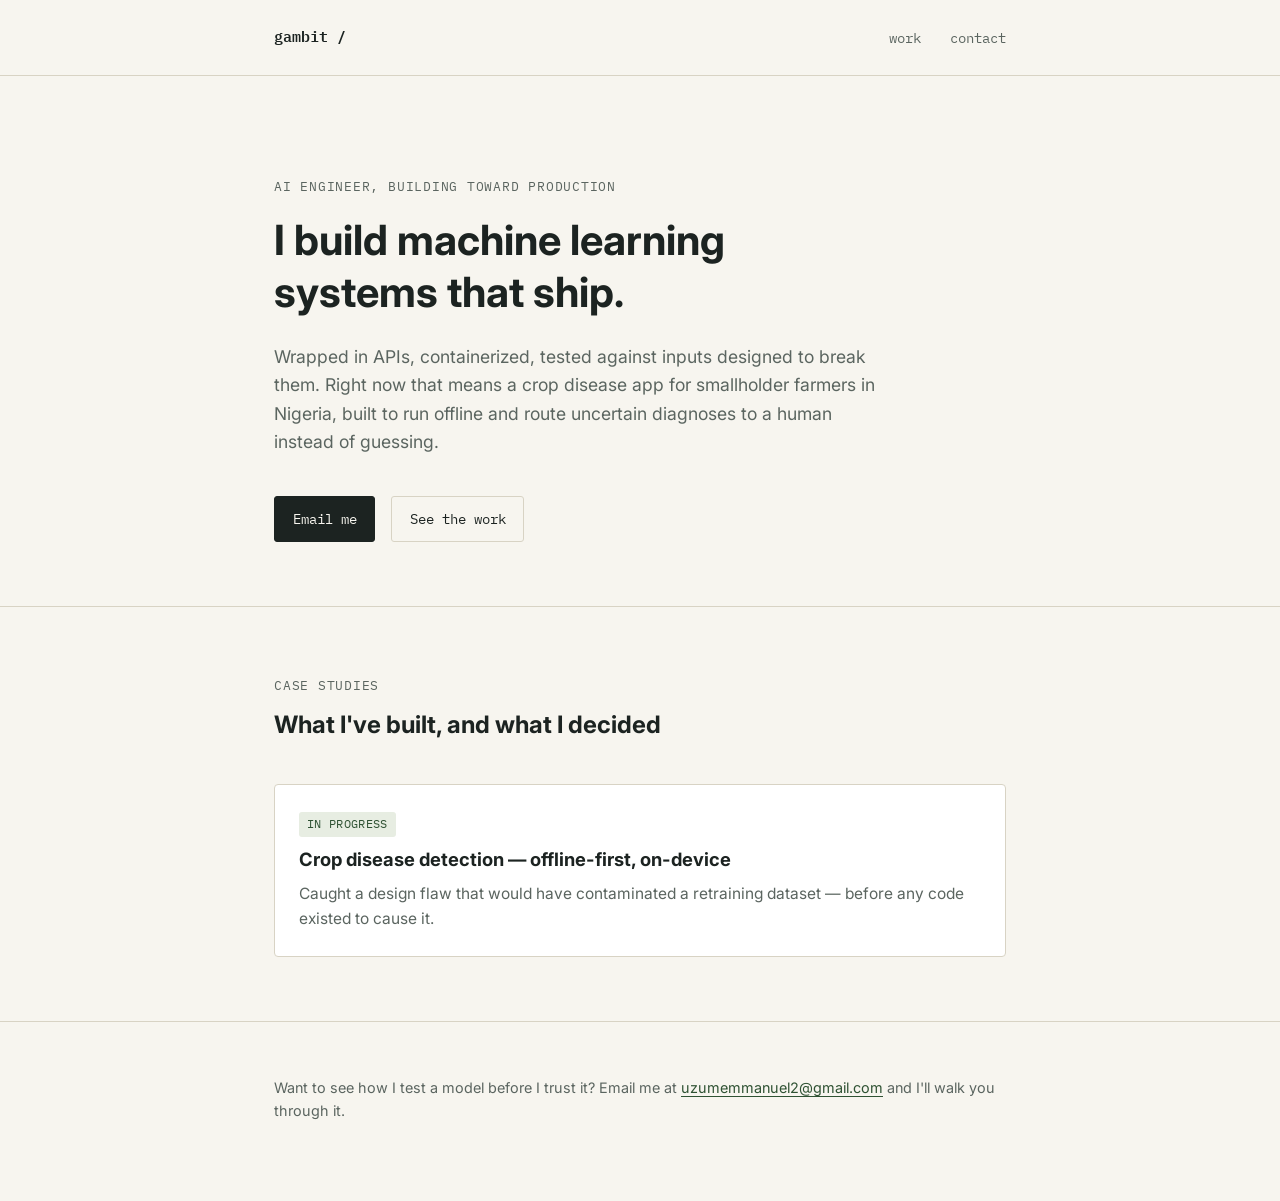
<file: index.html>
<!DOCTYPE html>
<html lang="en">
<head>
  <meta charset="UTF-8" />
  <meta name="viewport" content="width=device-width, initial-scale=1.0" />
  <title>Gambit — AI Engineer, building toward production</title>
  <meta name="description" content="I build machine learning systems that ship — wrapped in APIs, containerized, tested against inputs designed to break them." />
  <link rel="preconnect" href="https://fonts.googleapis.com">
  <link rel="preconnect" href="https://fonts.gstatic.com" crossorigin>
  <link href="https://fonts.googleapis.com/css2?family=IBM+Plex+Mono:wght@500;600&family=Inter:wght@400;500;600;700&display=swap" rel="stylesheet">
  <link rel="stylesheet" href="assets/styles.css" />
</head>
<body>

  <header class="site-header">
    <div class="wrap">
      <a class="brand" href="index.html">gambit /</a>
      <nav>
        <a href="#work">work</a>
        <a href="mailto:uzumemmanuel2@gmail.com">contact</a>
      </nav>
    </div>
  </header>

  <main>
    <section class="hero">
      <div class="wrap">
        <span class="eyebrow">AI Engineer, building toward production</span>
        <h1>I build machine learning systems that ship.</h1>
        <p class="lede">
          Wrapped in APIs, containerized, tested against inputs designed to break them.
          Right now that means a crop disease app for smallholder farmers in Nigeria,
          built to run offline and route uncertain diagnoses to a human instead of guessing.
        </p>
        <div class="cta-row">
          <a class="btn btn-primary" href="mailto:uzumemmanuel2@gmail.com">Email me</a>
          <a class="btn btn-secondary" href="#work">See the work</a>
        </div>
      </div>
    </section>

    <section id="work">
      <div class="wrap">
        <div class="section-head">
          <span class="eyebrow">Case studies</span>
          <h2>What I've built, and what I decided</h2>
        </div>

        <a class="case-card" href="case-studies/crop-disease-detection.html">
          <span class="status-tag">In progress</span>
          <h3>Crop disease detection — offline-first, on-device</h3>
          <p>Caught a design flaw that would have contaminated a retraining dataset — before any code existed to cause it.</p>
        </a>
      </div>
    </section>
  </main>

  <footer class="site-footer">
    <div class="wrap">
      <p>Want to see how I test a model before I trust it? Email me at
        <a href="mailto:uzumemmanuel2@gmail.com">uzumemmanuel2@gmail.com</a> and I'll walk you through it.</p>
    </div>
  </footer>

</body>
</html>
</file>
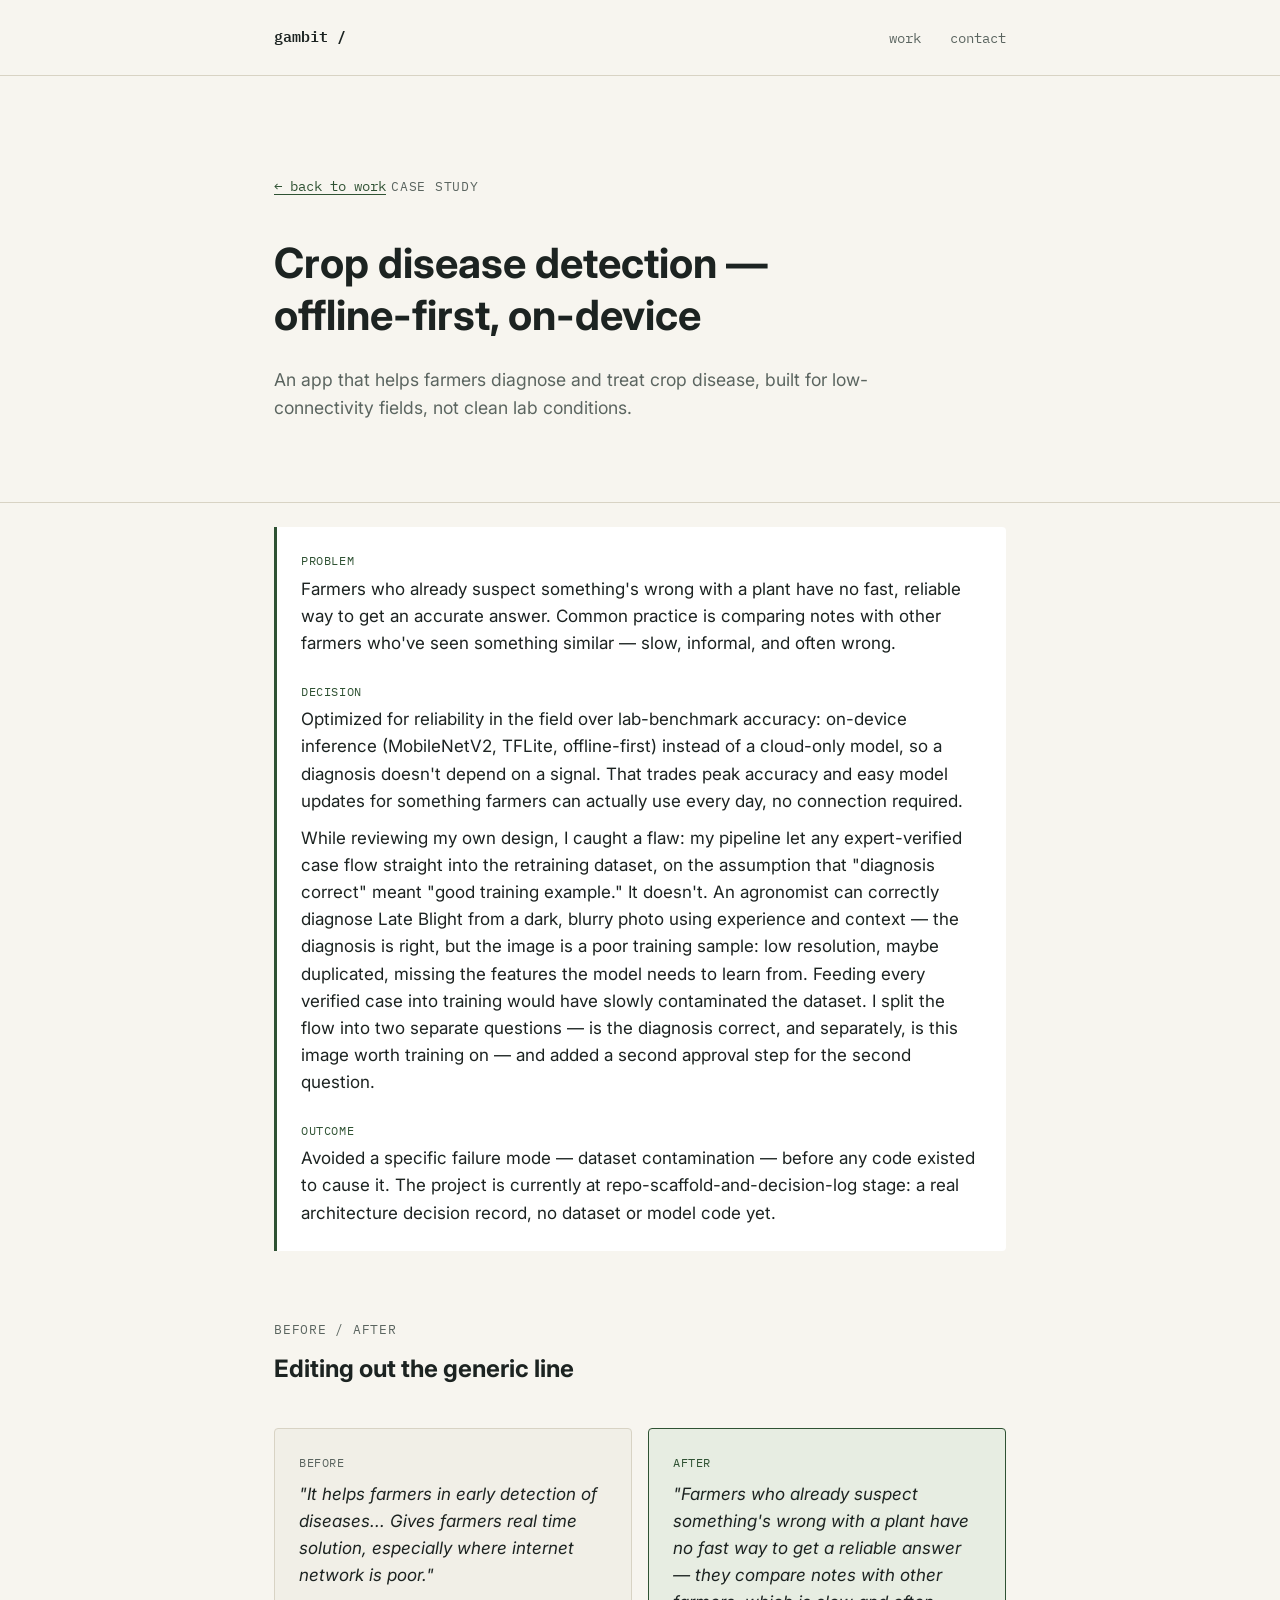
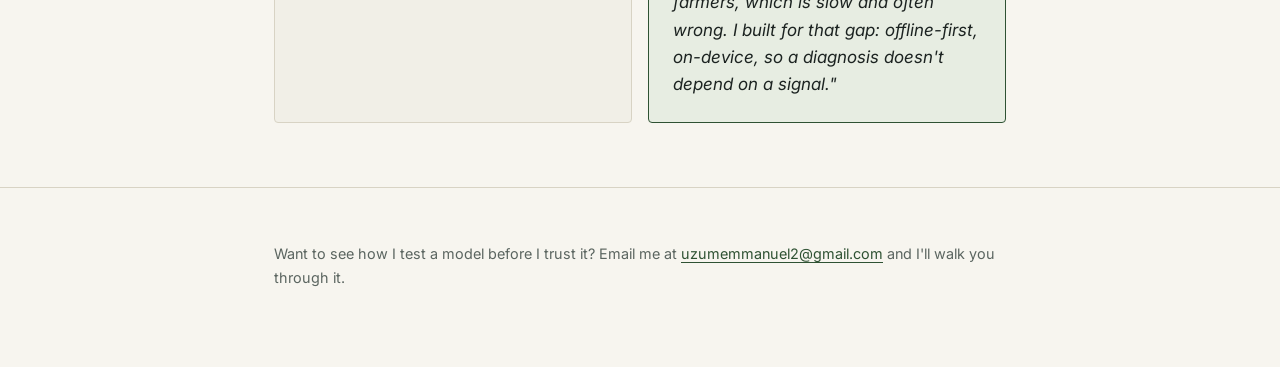
<file: crop-disease-detection.html>
<!DOCTYPE html>
<html lang="en">
<head>
  <meta charset="UTF-8" />
  <meta name="viewport" content="width=device-width, initial-scale=1.0" />
  <title>Crop Disease Detection — Gambit</title>
  <meta name="description" content="Offline-first crop disease detection for smallholder farmers. How a design review caught a dataset-contamination flaw before any code existed to cause it." />
  <link rel="preconnect" href="https://fonts.googleapis.com">
  <link rel="preconnect" href="https://fonts.gstatic.com" crossorigin>
  <link href="https://fonts.googleapis.com/css2?family=IBM+Plex+Mono:wght@500;600&family=Inter:wght@400;500;600;700&display=swap" rel="stylesheet">
  <link rel="stylesheet" href="../assets/styles.css" />
</head>
<body>

  <header class="site-header">
    <div class="wrap">
      <a class="brand" href="../index.html">gambit /</a>
      <nav>
        <a href="../index.html#work">work</a>
        <a href="mailto:uzumemmanuel2@gmail.com">contact</a>
      </nav>
    </div>
  </header>

  <main>
    <section class="hero" style="padding-bottom: var(--space-4);">
      <div class="wrap">
        <a class="back-link" href="../index.html#work">&larr; back to work</a>
        <span class="eyebrow">Case study</span>
        <h1>Crop disease detection — offline-first, on-device</h1>
        <p class="lede">
          An app that helps farmers diagnose and treat crop disease, built for
          low-connectivity fields, not clean lab conditions.
        </p>
      </div>
    </section>

    <section style="padding-top: 0;">
      <div class="wrap">

        <div class="decision-log">

          <div class="log-field">
            <span class="field-label">Problem</span>
            <p>
              Farmers who already suspect something's wrong with a plant have no fast,
              reliable way to get an accurate answer. Common practice is comparing notes
              with other farmers who've seen something similar — slow, informal, and
              often wrong.
            </p>
          </div>

          <div class="log-field">
            <span class="field-label">Decision</span>
            <p>
              Optimized for reliability in the field over lab-benchmark accuracy:
              on-device inference (MobileNetV2, TFLite, offline-first) instead of a
              cloud-only model, so a diagnosis doesn't depend on a signal. That trades
              peak accuracy and easy model updates for something farmers can actually
              use every day, no connection required.
            </p>
            <p>
              While reviewing my own design, I caught a flaw: my pipeline let any
              expert-verified case flow straight into the retraining dataset, on the
              assumption that "diagnosis correct" meant "good training example." It
              doesn't. An agronomist can correctly diagnose Late Blight from a dark,
              blurry photo using experience and context — the diagnosis is right, but
              the image is a poor training sample: low resolution, maybe duplicated,
              missing the features the model needs to learn from. Feeding every
              verified case into training would have slowly contaminated the dataset.
              I split the flow into two separate questions — is the diagnosis correct,
              and separately, is this image worth training on — and added a second
              approval step for the second question.
            </p>
          </div>

          <div class="log-field">
            <span class="field-label">Outcome</span>
            <p>
              Avoided a specific failure mode — dataset contamination — before any
              code existed to cause it. The project is currently at
              repo-scaffold-and-decision-log stage: a real architecture decision
              record, no dataset or model code yet.
            </p>
          </div>

        </div>

        <div class="section-head" style="margin-top: var(--space-5);">
          <span class="eyebrow">Before / after</span>
          <h2>Editing out the generic line</h2>
        </div>

        <div class="compare">
          <div class="compare-block before">
            <span class="field-label">Before</span>
            <p>"It helps farmers in early detection of diseases... Gives farmers real time solution, especially where internet network is poor."</p>
          </div>
          <div class="compare-block after">
            <span class="field-label">After</span>
            <p>"Farmers who already suspect something's wrong with a plant have no fast way to get a reliable answer — they compare notes with other farmers, which is slow and often wrong. I built for that gap: offline-first, on-device, so a diagnosis doesn't depend on a signal."</p>
          </div>
        </div>

      </div>
    </section>
  </main>

  <footer class="site-footer">
    <div class="wrap">
      <p>Want to see how I test a model before I trust it? Email me at
        <a href="mailto:uzumemmanuel2@gmail.com">uzumemmanuel2@gmail.com</a> and I'll walk you through it.</p>
    </div>
  </footer>

</body>
</html>
</file>
<file: assets/styles.css>
/* ============================================
   Tokens
   ============================================ */
:root {
  --bg: #f7f5ef;
  --surface: #ffffff;
  --ink: #1c2321;
  --ink-muted: #5b6560;
  --accent: #2f5233;
  --accent-soft: #e7ede2;
  --flag: #b45309;
  --flag-soft: #f5e6d3;
  --rule: #d8d3c4;

  --font-body: "Inter", -apple-system, BlinkMacSystemFont, "Segoe UI", sans-serif;
  --font-mono: "IBM Plex Mono", "SF Mono", Consolas, monospace;

  --space-1: 0.5rem;
  --space-2: 1rem;
  --space-3: 1.5rem;
  --space-4: 2.5rem;
  --space-5: 4rem;
  --space-6: 6rem;

  --max-width: 780px;
}

@media (prefers-reduced-motion: reduce) {
  * {
    animation-duration: 0.01ms !important;
    animation-iteration-count: 1 !important;
    transition-duration: 0.01ms !important;
    scroll-behavior: auto !important;
  }
}

* {
  box-sizing: border-box;
}

html {
  scroll-behavior: smooth;
}

body {
  margin: 0;
  background: var(--bg);
  color: var(--ink);
  font-family: var(--font-body);
  font-size: 17px;
  line-height: 1.6;
  -webkit-font-smoothing: antialiased;
}

a {
  color: var(--accent);
  text-decoration-thickness: 1px;
  text-underline-offset: 3px;
}

a:hover {
  color: var(--ink);
}

a:focus-visible,
button:focus-visible {
  outline: 2px solid var(--accent);
  outline-offset: 3px;
}

.wrap {
  max-width: var(--max-width);
  margin: 0 auto;
  padding: 0 var(--space-3);
}

/* ============================================
   Eyebrow / mono labels — the structural device
   ============================================ */
.eyebrow {
  font-family: var(--font-mono);
  font-size: 0.8rem;
  letter-spacing: 0.06em;
  text-transform: uppercase;
  color: var(--ink-muted);
}

/* ============================================
   Header / nav
   ============================================ */
.site-header {
  padding: var(--space-3) 0;
  border-bottom: 1px solid var(--rule);
}

.site-header .wrap {
  display: flex;
  justify-content: space-between;
  align-items: center;
}

.site-header .brand {
  font-family: var(--font-mono);
  font-weight: 600;
  font-size: 0.95rem;
  color: var(--ink);
  text-decoration: none;
}

.site-header nav a {
  font-family: var(--font-mono);
  font-size: 0.85rem;
  color: var(--ink-muted);
  text-decoration: none;
  margin-left: var(--space-3);
}

.site-header nav a:hover {
  color: var(--accent);
}

/* ============================================
   Hero
   ============================================ */
.hero {
  padding: var(--space-6) 0 var(--space-5);
}

.hero h1 {
  font-size: clamp(1.9rem, 4vw, 2.6rem);
  line-height: 1.25;
  font-weight: 700;
  margin: var(--space-2) 0 var(--space-3);
  max-width: 20ch;
}

.hero .lede {
  font-size: 1.1rem;
  color: var(--ink-muted);
  max-width: 56ch;
  margin: 0 0 var(--space-4);
}

.cta-row {
  display: flex;
  gap: var(--space-2);
  flex-wrap: wrap;
}

.btn {
  display: inline-block;
  font-family: var(--font-mono);
  font-size: 0.9rem;
  padding: 0.65rem 1.1rem;
  border-radius: 3px;
  text-decoration: none;
  border: 1px solid var(--ink);
}

.btn-primary {
  background: var(--ink);
  color: var(--bg);
}

.btn-primary:hover {
  background: var(--accent);
  border-color: var(--accent);
  color: #fff;
}

.btn-secondary {
  background: transparent;
  color: var(--ink);
  border-color: var(--rule);
}

.btn-secondary:hover {
  border-color: var(--ink);
  color: var(--ink);
}

/* ============================================
   Section shell
   ============================================ */
section {
  padding: var(--space-5) 0;
}

section + section {
  border-top: 1px solid var(--rule);
}

.section-head {
  margin-bottom: var(--space-4);
}

.section-head h2 {
  font-size: 1.5rem;
  margin: var(--space-1) 0 0;
}

/* ============================================
   Case list (index page)
   ============================================ */
.case-card {
  display: block;
  background: var(--surface);
  border: 1px solid var(--rule);
  border-radius: 4px;
  padding: var(--space-3);
  text-decoration: none;
  color: var(--ink);
  transition: border-color 0.15s ease, transform 0.15s ease;
}

.case-card:hover {
  border-color: var(--accent);
  transform: translateY(-1px);
}

.case-card + .case-card {
  margin-top: var(--space-2);
}

.case-card h3 {
  margin: var(--space-1) 0 var(--space-1);
  font-size: 1.15rem;
  color: var(--ink);
}

.case-card p {
  margin: 0;
  color: var(--ink-muted);
  font-size: 0.97rem;
}

.status-tag {
  display: inline-block;
  font-family: var(--font-mono);
  font-size: 0.72rem;
  letter-spacing: 0.03em;
  text-transform: uppercase;
  padding: 0.2rem 0.5rem;
  border-radius: 3px;
  background: var(--accent-soft);
  color: var(--accent);
}

.status-tag.provisional {
  background: var(--flag-soft);
  color: var(--flag);
}

.coming-soon {
  border-style: dashed;
  color: var(--ink-muted);
}

.coming-soon:hover {
  transform: none;
  border-color: var(--rule);
}

/* ============================================
   Decision-log block — the signature element
   ============================================ */
.decision-log {
  border-left: 3px solid var(--accent);
  background: var(--surface);
  padding: var(--space-3) var(--space-3);
  margin: var(--space-3) 0 var(--space-4);
  border-radius: 0 4px 4px 0;
}

.log-field {
  margin-bottom: var(--space-3);
}

.log-field:last-child {
  margin-bottom: 0;
}

.log-field .field-label {
  font-family: var(--font-mono);
  font-size: 0.78rem;
  letter-spacing: 0.05em;
  text-transform: uppercase;
  color: var(--accent);
  display: block;
  margin-bottom: 0.3rem;
}

.log-field p {
  margin: 0 0 0.6rem;
}

.log-field p:last-child {
  margin-bottom: 0;
}

/* ============================================
   Before / after
   ============================================ */
.compare {
  display: grid;
  grid-template-columns: 1fr;
  gap: var(--space-2);
}

@media (min-width: 640px) {
  .compare {
    grid-template-columns: 1fr 1fr;
  }
}

.compare-block {
  padding: var(--space-3);
  border-radius: 4px;
  border: 1px solid var(--rule);
}

.compare-block.before {
  background: #f1efe7;
}

.compare-block.after {
  background: var(--accent-soft);
  border-color: var(--accent);
}

.compare-block .field-label {
  font-family: var(--font-mono);
  font-size: 0.75rem;
  letter-spacing: 0.05em;
  text-transform: uppercase;
  display: block;
  margin-bottom: 0.5rem;
}

.compare-block.before .field-label {
  color: var(--ink-muted);
}

.compare-block.after .field-label {
  color: var(--accent);
}

.compare-block p {
  margin: 0;
  font-style: italic;
}

/* ============================================
   Footer
   ============================================ */
.site-footer {
  padding: var(--space-4) 0 var(--space-5);
  border-top: 1px solid var(--rule);
}

.site-footer p {
  color: var(--ink-muted);
  font-size: 0.9rem;
}

.back-link {
  font-family: var(--font-mono);
  font-size: 0.85rem;
  display: inline-block;
  margin-bottom: var(--space-3);
}
</file>
